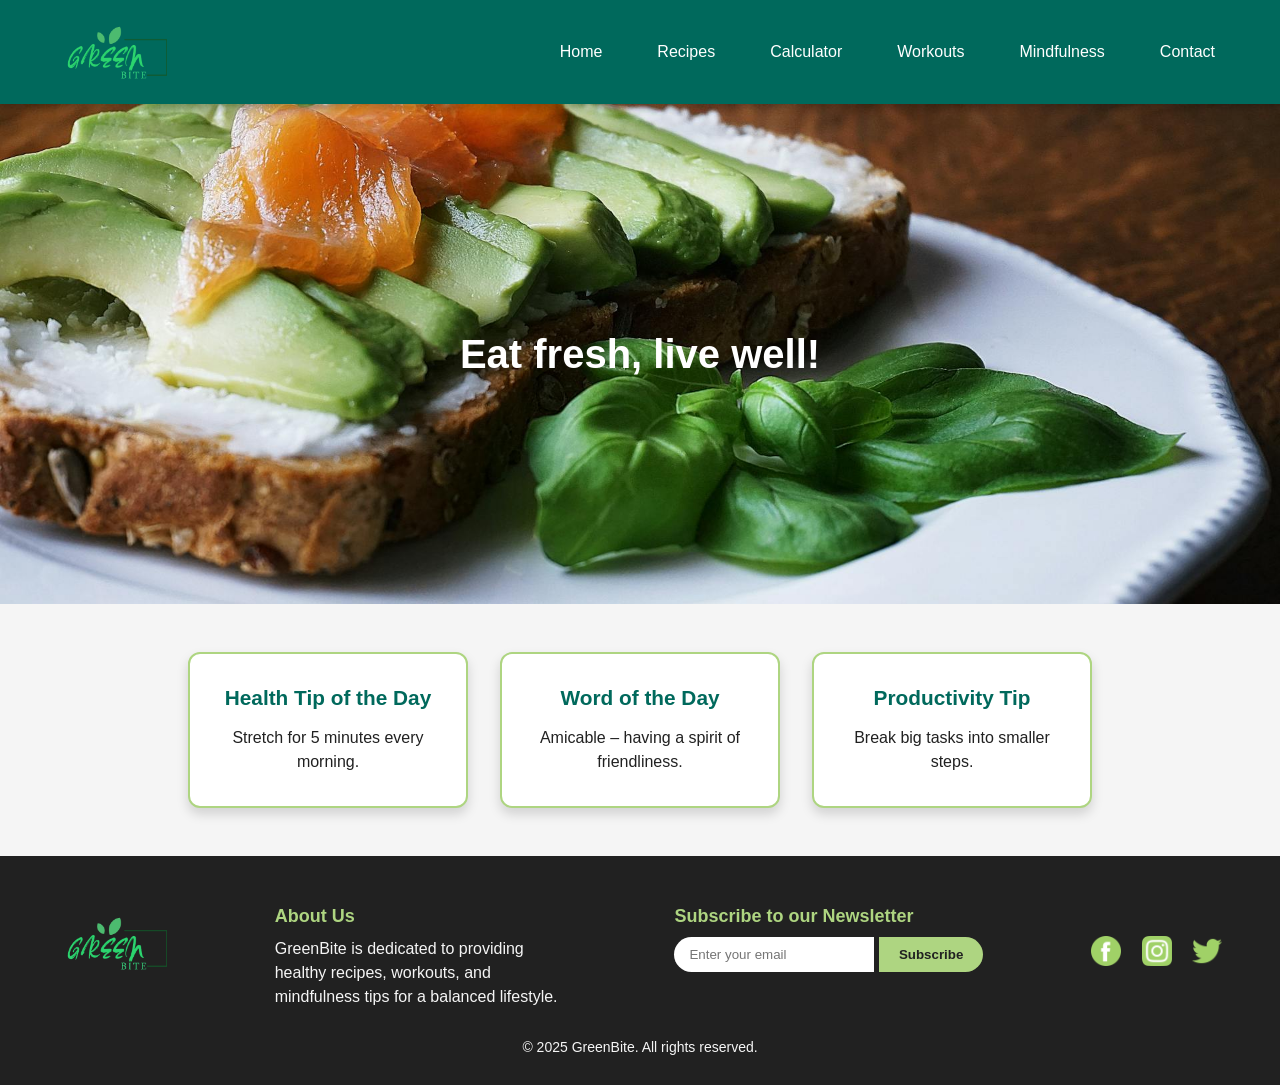
<file: index.html>
<!DOCTYPE html>
<html lang="en">

<head>
    <meta charset="UTF-8">
    <meta name="viewport" content="width=device-width, initial-scale=1.0">
    <title>GreenBite/Home</title>
    <link rel="stylesheet" href="css/styles.css">
    <link rel="stylesheet" href="css/home.css">
    <link rel="shortcut icon" href="favicon/favicon.ico"image/x-icon">
</head>

<body>
    <header>
        <div class="logo">
            <img src="assets/icons/logo5.png" alt="GreenBite Logo">
        </div>

        <div class="hamburger">
            <div></div>
            <div></div>
            <div></div>
        </div>

        <nav class="navbar">
            <ul class="nav-links">
                <li><a href="index.html">Home</a></li>
                <li><a href="recipes.html">Recipes</a></li>
                <li><a href="calculator.html">Calculator</a></li>
                <li><a href="workout.html">Workouts</a></li>
                <li><a href="mindfulness.html">Mindfulness</a></li>
                <li><a href="contact.html">Contact</a></li>
            </ul>
        </nav>
    </header>

    <!-- HERO SECTION -->
    <section class="hero">
        <div class="hero-overlay">
            <h1 id="heroQuote">Welcome to GreenBite!</h1>
        </div>
    </section>

    <main>
        <section class="daily-tips">
            <div class="tip-card">
                <h2>Health Tip of the Day</h2>
                <p id="healthTip"></p>
            </div>
            <div class="tip-card">
                <h2>Word of the Day</h2>
                <p id="wordOfTheDay"></p>
            </div>
            <div class="tip-card">
                <h2>Productivity Tip</h2>
                <p id="productivityTip"></p>
            </div>
        </section>
    </main>

    <footer>
        <div class="footer-container">
            <div class="footer-logo">
                <img src="assets/icons/logo5.png" alt="GreenBite Logo">
            </div>

            <div class="footer-about">
                <h3>About Us</h3>
                <p>GreenBite is dedicated to providing healthy recipes, workouts, and mindfulness tips for a balanced lifestyle.</p>
            </div>

            <div class="footer-newsletter">
                <h3>Subscribe to our Newsletter</h3>
                <input type="email" id="newsletterEmail" placeholder="Enter your email">
                <button id="subscribeBtn">Subscribe</button>
            </div>

            <div class="footer-socials">
                <a href="#"><img src="assets/icons/facebook.png" alt="Facebook"></a>
                <a href="#"><img src="assets/icons/instagram.png" alt="Instagram"></a>
                <a href="#"><img src="assets/icons/twitter.png" alt="Twitter"></a>
            </div>
        </div>

        <p class="footer-copy">© 2025 GreenBite. All rights reserved.</p>
    </footer>

    <script src="js/scripts.js"></script>
    <script src="js/home.js"></script>
</body>

</html>
</file>
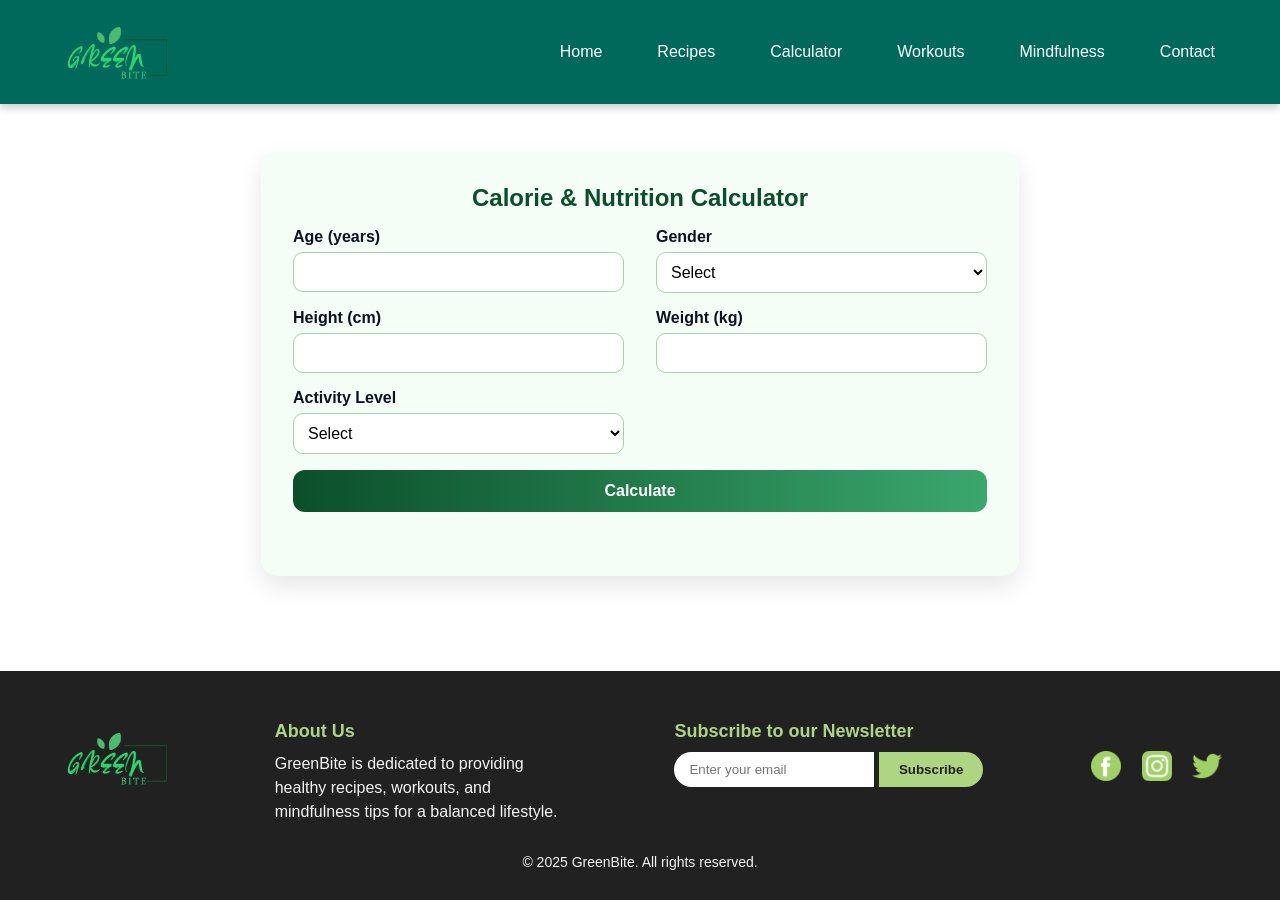
<file: calculator.html>
<!DOCTYPE html>
<html lang="en">
<head>
    <meta charset="UTF-8">
    <meta name="viewport" content="width=device-width, initial-scale=1.0">
    <title>GreenBite/Calculator</title>

    <link rel="stylesheet" href="css/styles.css"> 
    <link rel="stylesheet" href="css/calculator.css">
    <link rel="shortcut icon" href="favicon/favicon.ico"image/x-icon">

</head>
<body>
     
   <header>
        <div class="logo">
            <img src="assets/icons/logo5.png" alt="GreenBite Logo">

        </div>
        <div class="hamburger">
            <div></div>
            <div></div>
            <div></div>
        </div>
        <div class="navbar">
            <ul class="nav-links">
                <li><a href="index.html">Home</a></li>
                <li><a href="recipes.html">Recipes</a></li>
                <li><a href="calculator.html">Calculator</a></li>
                <li><a href="workout.html">Workouts</a></li>
                <li><a href="mindfulness.html">Mindfulness</a></li>
                <li><a href="contact.html">Contact</a></li>
            </ul>
        </div>
    </header> 
   <main class="calculator-page">
    <section class="calculator-container">
        <h1>Calorie & Nutrition Calculator</h1>
        
        <!-- Calculator Form -->
        <form id="calcForm" class="calc-form">
            <div class="form-group">
                <label for="age">Age (years)</label>
                <input type="number" id="age" required min="10" max="100">
            </div>
            <div class="form-group">
                <label for="gender">Gender</label>
                <select id="gender" required>
                    <option value="">Select</option>
                    <option value="male">Male</option>
                    <option value="female">Female</option>
                </select>
            </div>
            <div class="form-group">
                <label for="height">Height (cm)</label>
                <input type="number" id="height" required min="50" max="250">
            </div>
            <div class="form-group">
                <label for="weight">Weight (kg)</label>
                <input type="number" id="weight" required min="20" max="200">
            </div>
            <div class="form-group">
                <label for="activity">Activity Level</label>
                <select id="activity" required>
                    <option value="">Select</option>
                    <option value="1.2">Sedentary (little or no exercise)</option>
                    <option value="1.375">Lightly active (1–3 days/week)</option>
                    <option value="1.55">Moderately active (3–5 days/week)</option>
                    <option value="1.725">Very active (6–7 days/week)</option>
                    <option value="1.9">Super active (hard exercise/physical job)</option>
                </select>
            </div>

            <button type="submit" class="btn">Calculate</button>
        </form>

        <!-- Results Section -->
        <section id="results" class="results hidden">
            <h2>Your Results</h2>
            <p><strong>BMR:</strong> <span id="bmrValue">0</span> kcal/day</p>
            <p><strong>TDEE:</strong> <span id="tdeeValue">0</span> kcal/day</p>

            <h3>Macronutrient Breakdown</h3>
            <div class="macro">
                <span>Carbs:</span>
                <div class="progress"><div id="carbBar" class="bar"></div></div>
                <span id="carbValue">0g</span>
            </div>
            <div class="macro">
                <span>Protein:</span>
                <div class="progress"><div id="proteinBar" class="bar"></div></div>
                <span id="proteinValue">0g</span>
            </div>
            <div class="macro">
                <span>Fat:</span>
                <div class="progress"><div id="fatBar" class="bar"></div></div>
                <span id="fatValue">0g</span>
            </div>
        </section>
    </section>
</main>

    <footer>
        <div class="footer-container">

            <!-- Logo -->
            <div class="footer-logo">
                <img src="assets/icons/logo5.png" alt="GreenBite Logo">
            </div>

            <!-- About Us -->
            <div class="footer-about">
                <h3>About Us</h3>
                <p>GreenBite is dedicated to providing healthy recipes, workouts, and mindfulness tips for a balanced
                    lifestyle.</p>
            </div>

            <!-- Newsletter Subscription -->
            <div class="footer-newsletter">
                <h3>Subscribe to our Newsletter</h3>
                <input type="email" id="newsletterEmail" placeholder="Enter your email">
                <button id="subscribeBtn">Subscribe</button>
                <p id="subscribeMessage"></p>
            </div>

            <!-- Social Media -->
            <div class="footer-socials">
                <a href="#"><img src="assets/icons/facebook.png" alt="Facebook"></a>
                <a href="#"><img src="assets/icons/instagram.png" alt="Instagram"></a>
                <a href="#"><img src="assets/icons/twitter.png" alt="Twitter"></a>
            </div>

        </div>

        <p class="footer-copy">© 2025 GreenBite. All rights reserved.</p>
    </footer>


    <script src="js/scripts.js"></script>
    <script src="js/calculator.js"></script>
</body>
</html>
</file>
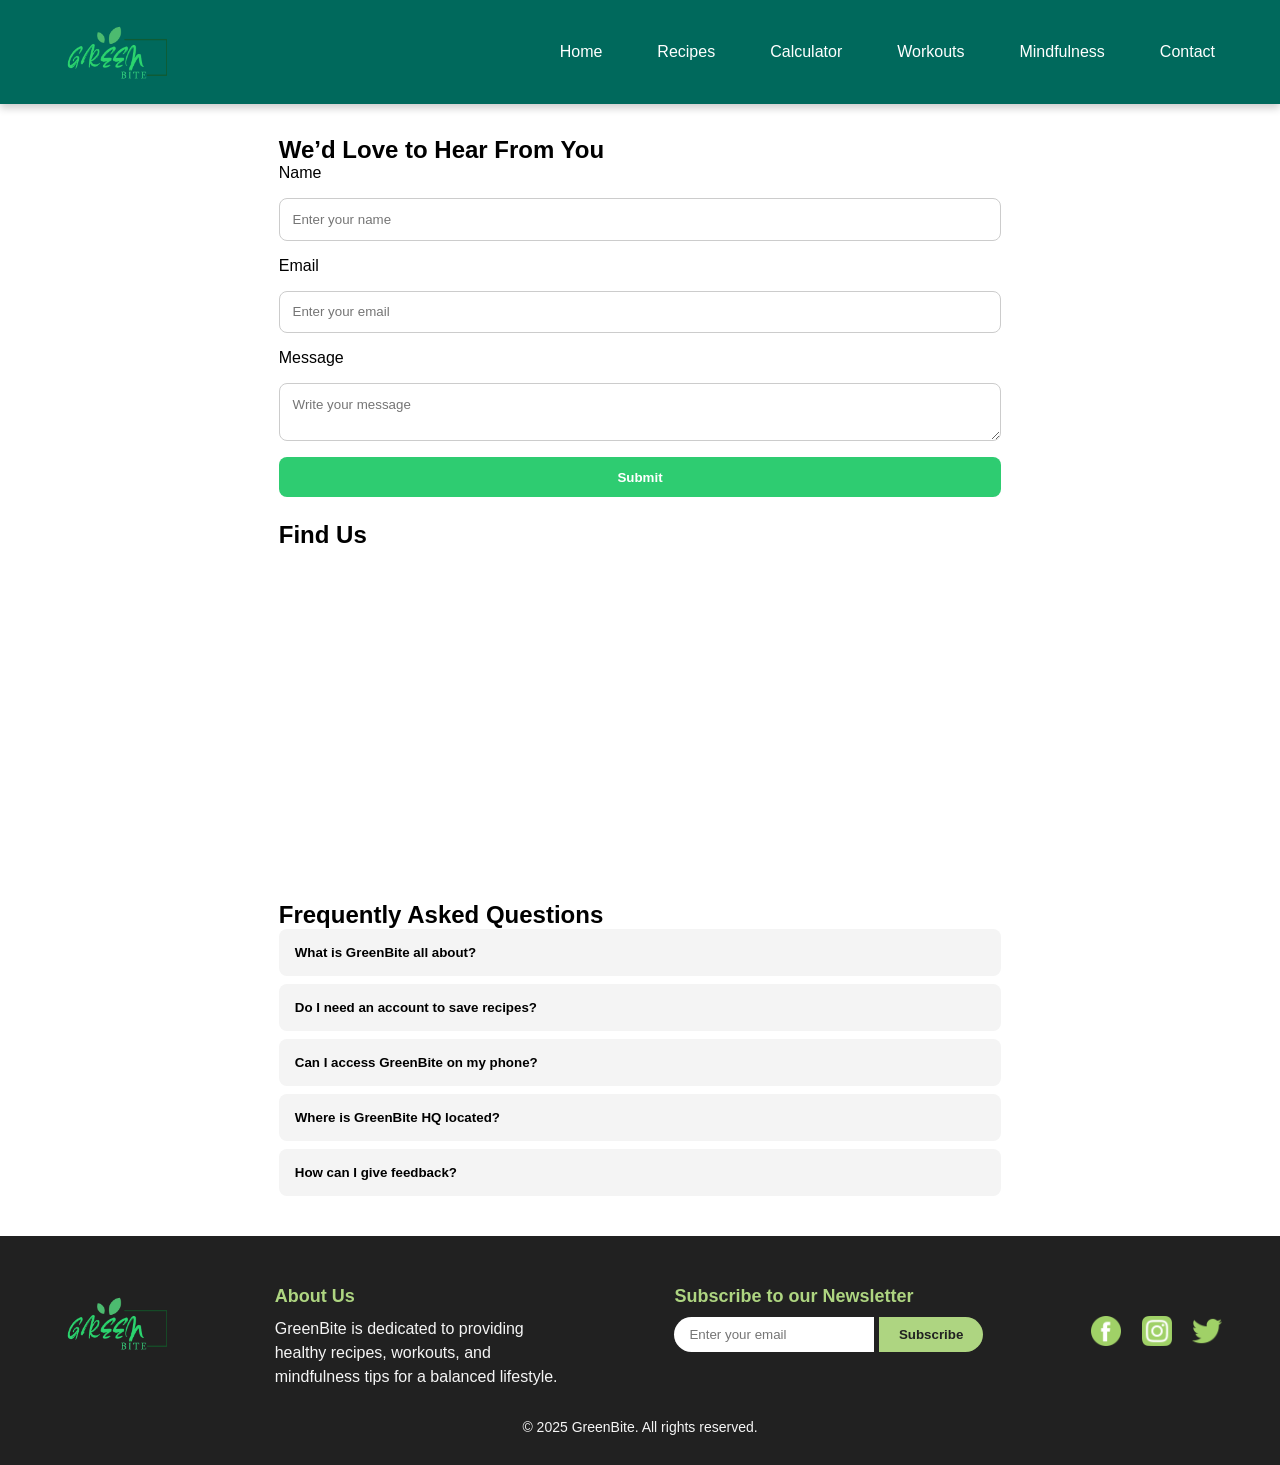
<file: contact.html>
<!DOCTYPE html>
<html lang="en">

<head>
    <meta charset="UTF-8">
    <meta name="viewport" content="width=device-width, initial-scale=1.0">
    <title>GreenBite/Contact</title>


    <link rel="stylesheet" href="css/styles.css">
    <link rel="stylesheet" href="css/contact.css">
    <link rel="shortcut icon" href="favicon/favicon.ico"image/x-icon">

</head>

<body>
    <header>
        <div class="logo">
            <img src="assets/icons/logo5.png" alt="GreenBite Logo">

        </div>
        <div class="hamburger">
            <div></div>
            <div></div>
            <div></div>
        </div>
        <div class="navbar">
            <ul class="nav-links">
                <li><a href="index.html">Home</a></li>
                <li><a href="recipes.html">Recipes</a></li>
                <li><a href="calculator.html">Calculator</a></li>
                <li><a href="workout.html">Workouts</a></li>
                <li><a href="mindfulness.html">Mindfulness</a></li>
                <li><a href="contact.html">Contact</a></li>
            </ul>
        </div>
    </header>
     <main class="contact-page">
         <!-- Contact Form -->
    <section class="contact-form-section">
      <h2>We’d Love to Hear From You</h2>
      <form id="contactForm">
        <label for="name">Name</label>
        <input type="text" id="name" placeholder="Enter your name" required>

        <label for="email">Email</label>
        <input type="email" id="email" placeholder="Enter your email" required>

        <label for="message">Message</label>
        <textarea id="message" placeholder="Write your message" required></textarea>

        <button type="submit">Submit</button>
        <p id="formMsg" class="success-msg"></p>
      </form>
    </section>

    <!-- Map -->
    <section class="map-section">
      <h2>Find Us</h2>
      <iframe
        src="https://www.google.com/maps/embed?pb=!1m18!1m12!1m3!1d126743.26285936076!2d79.81265194999999!3d6.9270786!2m3!1f0!2f0!3f0!3m2!1i1024!2i768!4f13.1!3m3!1m2!1s0x3ae259594b12a4c7%3A0x7d1c8bbf5a71f2db!2sColombo!5e0!3m2!1sen!2slk!4v1694597491704!5m2!1sen!2slk"
        width="100%" height="300" style="border:0;" allowfullscreen loading="lazy">
      </iframe>
    </section>

    <!-- FAQ Accordion -->
    <section class="faq-section">
      <h2>Frequently Asked Questions</h2>

      <div class="faq">
        <button class="faq-question">What is GreenBite all about?</button>
        <div class="faq-answer"><p>GreenBite promotes healthy living with recipes, workouts, and wellness tips tailored for everyone.</p></div>
      </div>

      <div class="faq">
        <button class="faq-question">Do I need an account to save recipes?</button>
        <div class="faq-answer"><p>No, you can save recipes directly using localStorage without creating an account.</p></div>
      </div>

      <div class="faq">
        <button class="faq-question">Can I access GreenBite on my phone?</button>
        <div class="faq-answer"><p>Yes! GreenBite is fully responsive and also works as a PWA, so you can install it like an app.</p></div>
      </div>

      <div class="faq">
        <button class="faq-question">Where is GreenBite HQ located?</button>
        <div class="faq-answer"><p>Our headquarters are in Colombo, Sri Lanka.</p></div>
      </div>

      <div class="faq">
        <button class="faq-question">How can I give feedback?</button>
        <div class="faq-answer"><p>You can use the contact form above — your feedback will be saved and we’ll respond soon!</p></div>
      </div>
    </section>
    </main>

    <footer>
        <div class="footer-container">

            <!-- Logo -->
            <div class="footer-logo">
                <img src="assets/icons/logo5.png" alt="GreenBite Logo">
            </div>

            <!-- About Us -->
            <div class="footer-about">
                <h3>About Us</h3>
                <p>GreenBite is dedicated to providing healthy recipes, workouts, and mindfulness tips for a balanced
                    lifestyle.</p>
            </div>

            <!-- Newsletter Subscription -->
            <div class="footer-newsletter">
                <h3>Subscribe to our Newsletter</h3>
                <input type="email" id="newsletterEmail" placeholder="Enter your email">
                <button id="subscribeBtn">Subscribe</button>
                <p id="subscribeMessage"></p>
            </div>

            <!-- Social Media -->
            <div class="footer-socials">
                <a href="#"><img src="assets/icons/facebook.png" alt="Facebook"></a>
                <a href="#"><img src="assets/icons/instagram.png" alt="Instagram"></a>
                <a href="#"><img src="assets/icons/twitter.png" alt="Twitter"></a>
            </div>

        </div>

        <p class="footer-copy">© 2025 GreenBite. All rights reserved.</p>
    </footer>
    <script src="js/scripts.js"></script>
    <script src="js/contact.js"></script>
</body>

</html>
</file>
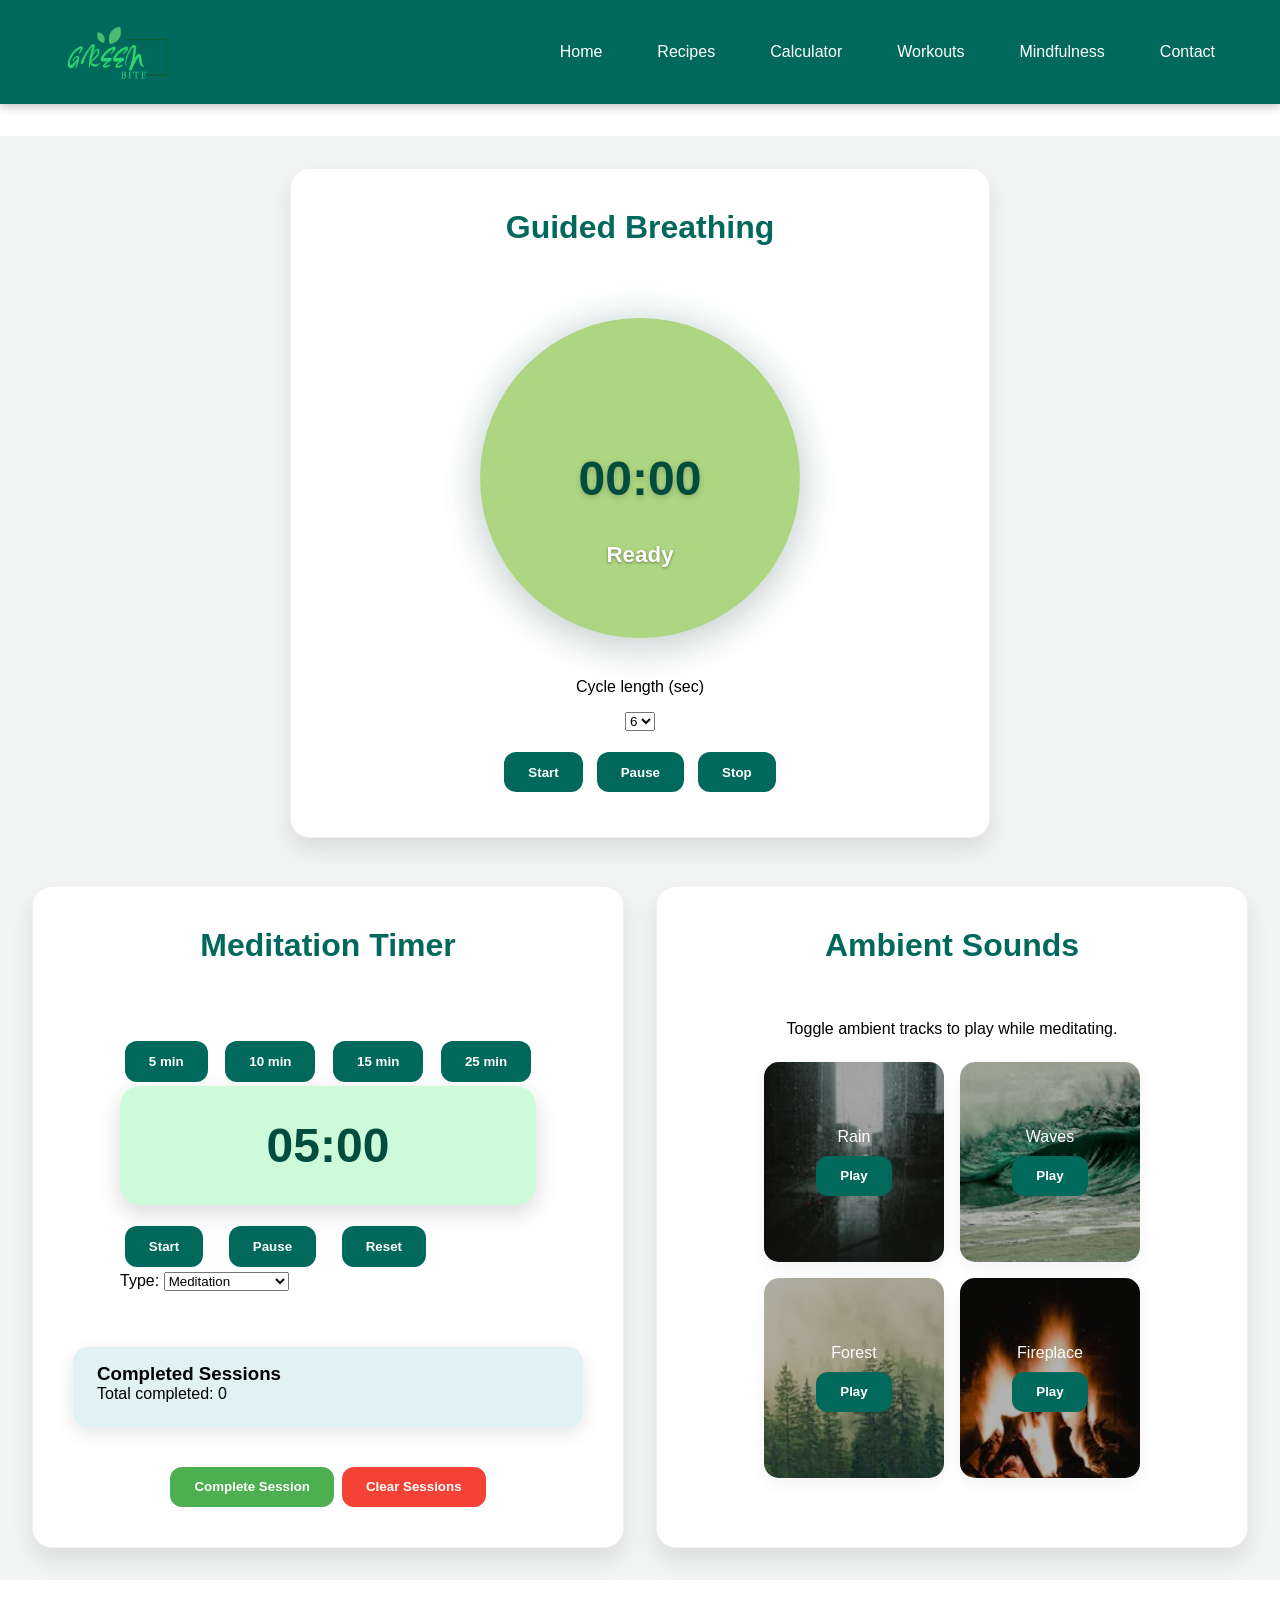
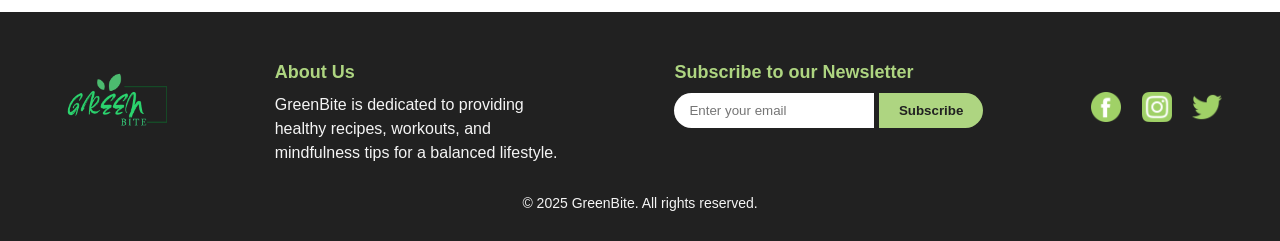
<file: mindfulness.html>
<!DOCTYPE html>
<html lang="en">

<head>
    <meta charset="UTF-8">
    <meta name="viewport" content="width=device-width, initial-scale=1.0">
    <title>GreenBite/Mindfulness</title>


    <link rel="stylesheet" href="css/styles.css">
    <link rel="stylesheet" href="css/mindfulness.css">
    <link rel="shortcut icon" href="favicon/favicon.ico"image/x-icon">

</head>

<body>

    <header>
        <div class="logo">
            <img src="assets/icons/logo5.png" alt="GreenBite Logo">

        </div>
        <div class="hamburger">
            <div></div>
            <div></div>
            <div></div>
        </div>
        <div class="navbar">
            <ul class="nav-links">
                <li><a href="index.html">Home</a></li>
                <li><a href="recipes.html">Recipes</a></li>
                <li><a href="calculator.html">Calculator</a></li>
                <li><a href="workout.html">Workouts</a></li>
                <li><a href="mindfulness.html">Mindfulness</a></li>
                <li><a href="contact.html">Contact</a></li>
            </ul>
        </div>
    </header>

    <main class="mindfulness-page">
        <!-- Breathing Section -->
        <section class="breathing-section card">
            <h2>Guided Breathing</h2>
            <div id="breathCircle" class="breath-circle">
                <span id="breathTimer" class="breath-timer">00:00</span>
                <span id="breathLabel" class="breath-label">Ready</span>
            </div>
            <div class="breath-controls">
                <label for="cycleLength">Cycle length (sec)</label>
                <select id="cycleLength">
                    <option value="4">4</option>
                    <option value="6" selected>6</option>
                    <option value="8">8</option>
                </select>

                <div class="breath-buttons">
                    <button id="startBreath">Start</button>
                    <button id="pauseBreath">Pause</button>
                    <button id="stopBreath">Stop</button>
                </div>

            </div>
            


        </section>
        <div class="lower-sections">
            <!-- Timer Section -->
            <section class="timer-section card">
                <h2>Meditation Timer</h2>

                <div class="timer-controls">
                    <div class="preset-buttons">
                        <button class="preset" data-min="5">5 min</button>
                        <button class="preset" data-min="10">10 min</button>
                        <button class="preset" data-min="15">15 min</button>
                        <button class="preset" data-min="25">25 min</button>
                    </div>

                    <div class="timer-display" aria-live="polite" id="timer-display">
                        <span id="minutes">05</span>:<span id="seconds">00</span>
                    </div>

                    <div class="timer-buttons">
                        <button id="startTimer">Start</button>
                        <button id="pauseTimer">Pause</button>
                        <button id="resetTimer">Reset</button>
                    </div>

                    <div class="session-type">
                        <label>Type:</label>
                        <select id="sessionType">
                            <option value="meditation">Meditation</option>
                            <option value="pomodoro">Pomodoro (work)</option>
                        </select>
                    </div>
                </div>

                <div class="session-stats">
                    <h3>Completed Sessions</h3>
                    <p>Total completed: <span id="totalCompleted">0</span></p>
                    <ul id="sessionList" class="session-list"></ul>
                </div>
                <div class="session-buttons">
                    <button id="completeSession">Complete Session</button>
                    <button id="clearSessions">Clear Sessions</button>
                </div>
            </section>

            <!-- Ambient Sounds -->
            <section class="sound-section card">
                <h2>Ambient Sounds</h2>
                <p>Toggle ambient tracks to play while meditating.</p>

                <div class="sound-controls">
                    <div class="sound-card" style="background-image: url('assets/images/rain.jpg');">
                        <p>Rain</p>
                        <button class="sound-toggle" data-sound="rain">Play</button>
                    </div>

                    <div class="sound-card" style="background-image: url('assets/images/waves.jpg');">
                        <p>Waves</p>
                        <button class="sound-toggle" data-sound="waves">Play</button>
                    </div>

                    <div class="sound-card" style="background-image: url('assets/images/forest.jpg');">
                        <p>Forest</p>
                        <button class="sound-toggle" data-sound="forest">Play</button>
                    </div>

                    <div class="sound-card" style="background-image: url('assets/images/fireplace.jpg');">
                        <p>Fireplace</p>
                        <button class="sound-toggle" data-sound="fireplace">Play</button>
                    </div>


                </div>

                <!-- Audio elements -->
                <audio id="audio-rain" loop preload="auto" src="assets/sounds/rain.mp3"></audio>
                <audio id="audio-waves" loop preload="auto" src="assets/sounds/waves.mp3"></audio>
                <audio id="audio-forest" loop preload="auto" src="assets/sounds/forest.mp3"></audio>
                <audio id="audio-fireplace" loop preload="auto" src="assets/sounds/fireplace.mp3"></audio>
            </section>


        </div>
    </main>
    <footer>
        <div class="footer-container">

            <!-- Logo -->
            <div class="footer-logo">
                <img src="assets/icons/logo5.png" alt="GreenBite Logo">
            </div>

            <!-- About Us -->
            <div class="footer-about">
                <h3>About Us</h3>
                <p>GreenBite is dedicated to providing healthy recipes, workouts, and mindfulness tips for a balanced
                    lifestyle.</p>
            </div>

            <!-- Newsletter Subscription -->
            <div class="footer-newsletter">
                <h3>Subscribe to our Newsletter</h3>
                <input type="email" id="newsletterEmail" placeholder="Enter your email">
                <button id="subscribeBtn">Subscribe</button>
                <p id="subscribeMessage"></p>
            </div>

            <!-- Social Media -->
            <div class="footer-socials">
                <a href="#"><img src="assets/icons/facebook.png" alt="Facebook"></a>
                <a href="#"><img src="assets/icons/instagram.png" alt="Instagram"></a>
                <a href="#"><img src="assets/icons/twitter.png" alt="Twitter"></a>
            </div>

        </div>

        <p class="footer-copy">© 2025 GreenBite. All rights reserved.</p>
    </footer>



    <script src="js/scripts.js"></script>
    <script src="js/mindfulness.js"></script>
</body>

</html>
</file>
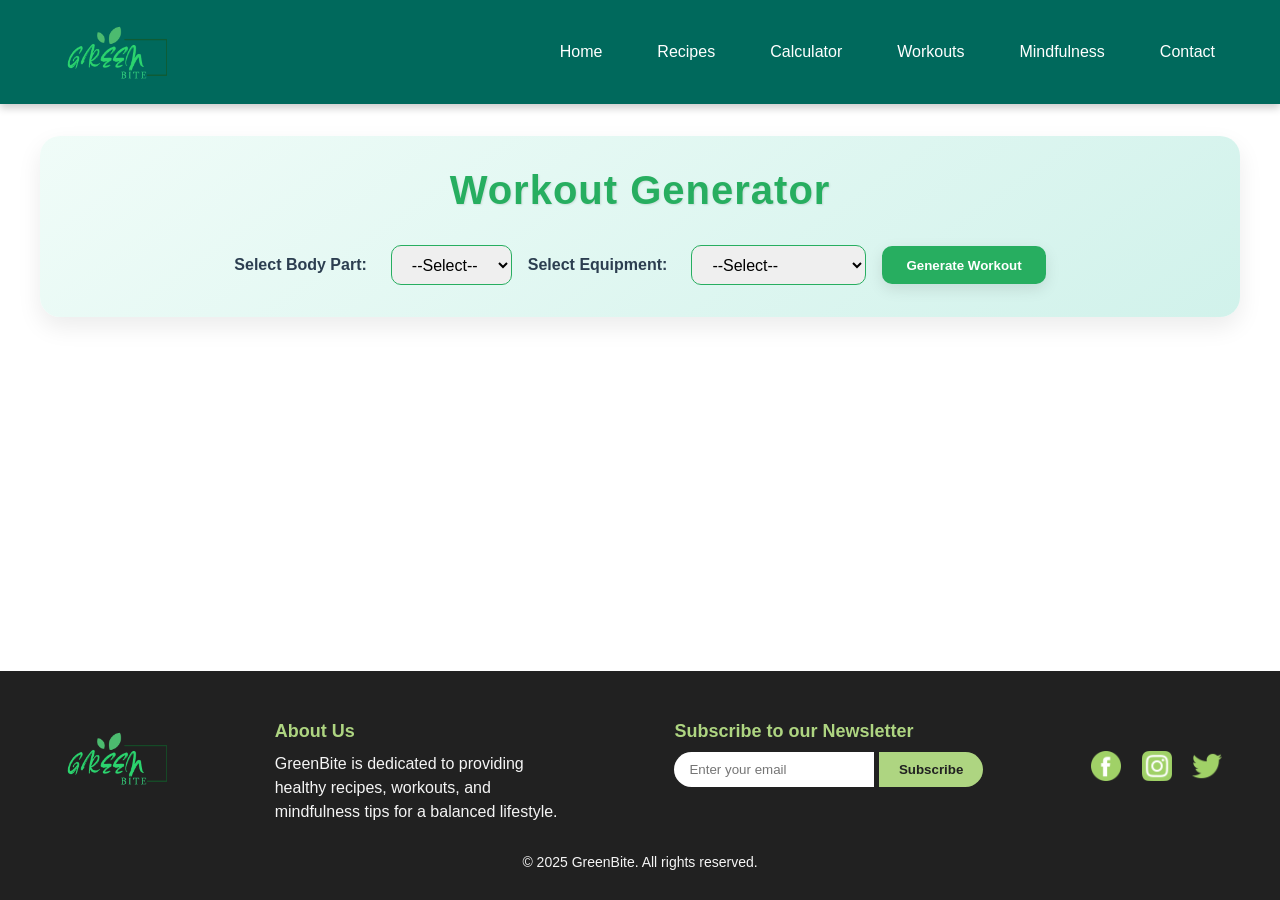
<file: workout.html>
<!DOCTYPE html>
<html lang="en">

<head>
    <meta charset="UTF-8">
    <meta name="viewport" content="width=device-width, initial-scale=1.0">
    <title>GreenBite/Workouts</title>

    <link rel="stylesheet" href="css/styles.css">
    <link rel="stylesheet" href="css/workout.css">
    <link rel="shortcut icon" href="favicon/favicon.ico"image/x-icon">

</head>

<body>

    <header>
        <div class="logo">
            <img src="assets/icons/logo5.png" alt="GreenBite Logo">

        </div>
        <div class="hamburger">
            <div></div>
            <div></div>
            <div></div>
        </div>
        <div class="navbar">
            <ul class="nav-links">
                <li><a href="index.html">Home</a></li>
                <li><a href="recipes.html">Recipes</a></li>
                <li><a href="calculator.html">Calculator</a></li>
                <li><a href="workout.html">Workouts</a></li>
                <li><a href="mindfulness.html">Mindfulness</a></li>
                <li><a href="contact.html">Contact</a></li>
            </ul>
        </div>
    </header>
   <main>
        <section class="workout-section">
            <h1>Workout Generator</h1>

            <form id="workoutForm" class="workout-form">
                <label for="bodyPart">Select Body Part:</label>
                <select id="bodyPart" required>
                    <option value="">--Select--</option>
                    <option value="arms">Arms</option>
                    <option value="legs">Legs</option>
                    <option value="back">Back</option>
                    <option value="full-body">Full Body</option>
                </select>

                <label for="equipment">Select Equipment:</label>
                <select id="equipment" required>
                    <option value="">--Select--</option>
                    <option value="none">None</option>
                    <option value="dumbbells">Dumbbells</option>
                    <option value="resistance-band">Resistance Band</option>
                </select>

                <button type="submit" class="btn">Generate Workout</button>
            </form>

            <div id="workoutResults" class="workout-results hidden">
                <h2>Your Workout Plan</h2>
                <div id="exercisesList" class="exercises-list"></div>

                <div class="workout-controls">
                    <button id="startWorkout" class="btn">Start</button>
                    <button id="endWorkout" class="btn">End</button>
                </div>
            </div>
        </section>
    </main>

    <footer>
        <div class="footer-container">

            <!-- Logo -->
            <div class="footer-logo">
                <img src="assets/icons/logo5.png" alt="GreenBite Logo">
            </div>

            <!-- About Us -->
            <div class="footer-about">
                <h3>About Us</h3>
                <p>GreenBite is dedicated to providing healthy recipes, workouts, and mindfulness tips for a balanced
                    lifestyle.</p>
            </div>

            <!-- Newsletter Subscription -->
            <div class="footer-newsletter">
                <h3>Subscribe to our Newsletter</h3>
                <input type="email" id="newsletterEmail" placeholder="Enter your email">
                <button id="subscribeBtn">Subscribe</button>
                <p id="subscribeMessage"></p>
            </div>

            <!-- Social Media -->
            <div class="footer-socials">
                <a href="#"><img src="assets/icons/facebook.png" alt="Facebook"></a>
                <a href="#"><img src="assets/icons/instagram.png" alt="Instagram"></a>
                <a href="#"><img src="assets/icons/twitter.png" alt="Twitter"></a>
            </div>

        </div>

        <p class="footer-copy">© 2025 GreenBite. All rights reserved.</p>
    </footer>



    <script src="js/scripts.js"></script>
    <script src="js/workout.js"></script>
</body>

</html>
</file>
<file: css/styles.css>
/* =========================
   PAGE LAYOUT FIX
========================= */
html,
body {
    height: 100%;
    display: flex;
  flex-direction: column;
  min-height: 100vh; /* makes body at least full screen */
  margin: 0;
}


body {
    display: flex;
    flex-direction: column;
    min-height: 100vh;
    /* full viewport height */
}

main {
    flex: 1;
    /* grows to fill space between header and footer */
}

/* =========================
   GLOBAL STYLES
========================= */
* {
    margin: 0;
    padding: 0;
    box-sizing: border-box;
    font-family: 'Arial', sans-serif;
}

/* =========================
   HEADER STYLES
========================= */
header {
    display: flex;
    align-items: center;
    justify-content: space-between;
    background-color: #00695C;
    /* dark green */
    padding: 15px 50px;
    box-shadow: 0 4px 8px rgba(0, 0, 0, 0.2);
    position: sticky;
    top: 0;
    z-index: 1000;
}

/* Logo */
.logo img {
    height: 70px;
    width: auto;
}

/* Navbar */
.navbar {
    display: flex;
    align-items: center;
}

.nav-links {
    list-style: none;
    display: flex;
    gap: 25px;
}

.nav-links li a {
    color: #FFFFFF;
    text-decoration: none;
    font-size: 16px;
    padding: 8px 15px;
    border-radius: 8px;
    transition: all 0.3s ease;
}

.nav-links li a:hover {
    background-color: #AED581;
    color: #212121;
    transform: scale(1.05);
}

/* Hamburger menu icon (mobile) */
.hamburger {
    display: none;
    flex-direction: column;
    cursor: pointer;
    gap: 5px;
}

.hamburger div {
    width: 25px;
    height: 3px;
    background-color: #FFFFFF;
    transition: all 0.3s ease;
}

/* Toggle animation */
.hamburger.active div:nth-child(1) {
    transform: rotate(45deg) translate(5px, 5px);
}

.hamburger.active div:nth-child(2) {
    opacity: 0;
}

.hamburger.active div:nth-child(3) {
    transform: rotate(-45deg) translate(6px, -6px);
}
/* DESKTOP VIEW */
.nav-links {
    list-style: none;
    display: flex; /* shown by default on desktop */
    gap: 25px;
}

/* MOBILE VIEW */
@media (max-width: 900px) {
    .nav-links {
        display: none; /* hidden by default on mobile */
        flex-direction: column;
        gap: 15px;
        width: 100%;
    }

    .nav-links.active {
        display: flex; /* show when hamburger clicked */
    }

    .hamburger {
        display: flex; /* show hamburger on mobile */
        flex-direction: column;
        cursor: pointer;
        gap: 5px;
    }
}


/* =========================
   FOOTER STYLES
========================= */
footer {
    background-color: #212121;
    color: #F5F5F5;
    padding: 50px 50px 30px 50px;
}

.footer-container {
    display: flex;
    flex-wrap: wrap;
    justify-content: space-between;
    align-items: flex-start;
    gap: 30px;
    max-width: 1200px;
    margin: 0 auto;
}

/* Footer logo */
.footer-logo img {
    height: 70px;
    width: auto;
}

/* About Us section */
.footer-about h3,
.footer-newsletter h3 {
    color: #AED581;
    margin-bottom: 10px;
    font-size: 18px;
}

.footer-about p {
    max-width: 300px;
    line-height: 1.5;
}

/* Newsletter subscription */
.footer-newsletter input {
    padding: 10px 15px;
    border-radius: 25px 0 0 25px;
    border: none;
    outline: none;
    width: 200px;
    max-width: 100%;
}

.footer-newsletter button {
    padding: 10px 20px;
    border: none;
    background-color: #AED581;
    color: #212121;
    border-radius: 0 25px 25px 0;
    cursor: pointer;
    font-weight: bold;
    transition: background 0.3s ease;
}

.footer-newsletter button:hover {
    background-color: #004D40;
}

#subscribeMessage {
    margin-top: 5px;
    font-size: 14px;
}

/* Social Media Icons */
.footer-socials a img {
    width: 30px;
    height: auto;
    margin: 30px 8px;
    transition: transform 0.3s ease;
}

.footer-socials a img:hover {
    transform: scale(1.1);
}

/* Footer copyright */
.footer-copy {
    margin-top: 30px;
    font-size: 14px;
    text-align: center;
    color: #F5F5F5;
}

/* =========================
   RESPONSIVE STYLES
========================= */
@media (max-width: 900px) {

    /* Header adjustments */
    header {
        flex-direction: column;
        align-items: flex-start;
        padding: 20px;
    }

    .search-container {
        width: 100%;
        margin: 15px 0;
    }

    .nav-links {
        flex-direction: column;
        gap: 15px;
        display: none;
        /* hidden by default, toggle with JS */
        width: 100%;
    }

    .nav-links.active {
        display: flex;
    }

    .hamburger {
        display: flex;
    }

    /* Footer adjustments */
    .footer-container {
        flex-direction: column;
        align-items: center;
        gap: 20px;
    }

    .footer-about p,
    .footer-newsletter input {
        max-width: 100%;
        text-align: center;
    }

    .footer-newsletter {
        display: flex;
        flex-direction: column;
        align-items: center;
    }

    .footer-newsletter input,
    .footer-newsletter button {
        width: 100%;
        margin: 5px 0;
        border-radius: 25px;
    }

    .footer-socials a img {
        margin: 10px 5px;
    }
}
/* Toast notification */
#toast-container {
  position: fixed;
  top: 20px;
  left: 50%;
  transform: translateX(-50%);
  z-index: 2000;
}

.toast {
  background-color: #AED581;
  color: #212121;
  padding: 15px 25px;
  border-radius: 8px;
  box-shadow: 0 4px 8px rgba(0,0,0,0.2);
  margin-bottom: 10px;
  display: flex;
  align-items: center;
  justify-content: space-between;
  min-width: 250px;
}

.toast button {
  background: none;
  border: none;
  font-weight: bold;
  cursor: pointer;
  margin-left: 15px;
  color: #212121;
}
</file>
<file: css/home.css>
.hero {
  width: 100%;
  height: 100%;
  min-height: 500px;
  display: flex;
  align-items: center;
  justify-content: center;
  color: #FFFFFF;
  background-size: cover;
  background-position: center;
  background-repeat: no-repeat;
}

.hero-overlay {
  text-align: center;
  max-width: 800px;
  padding: 20px;
}

.hero-overlay h1 {
  font-size: 2.5rem;
  font-weight: bold;
}

@media (max-width: 900px) {
  .hero-overlay h1 {
    font-size: 1.8rem;
  }
}

/* DAILY TIPS SECTION */
.daily-tips {
  display: flex;
  justify-content: center;
  gap: 2rem;
  padding: 3rem 2rem;
  background: #F5F5F5;
  flex-wrap: wrap;
}

.tip-card {
  background: #FFFFFF;
  border: 2px solid #AED581;
  color: #212121;
  border-radius: 12px;
  padding: 2rem;
  width: 280px;
  text-align: center;
  box-shadow: 0 6px 12px rgba(0, 0, 0, 0.15);
  transition: transform 0.3s ease, box-shadow 0.3s ease;
}

.tip-card:hover {
  transform: translateY(-6px);
  box-shadow: 0 10px 20px rgba(0, 105, 92, 0.3);
}

.tip-card h2 {
  font-size: 1.3rem;
  margin-bottom: 1rem;
  color: #00695C;
}

.tip-card p {
  font-size: 1rem;
  line-height: 1.5;
  color: #212121;
}
</file>
<file: css/calculator.css>
/* calculator.css - GreenBite Calculator Page */

/* General Page */
.calculator-page {
    max-width: 900px;
    margin: 2rem auto;
    padding: 1rem;
    font-family: 'Arial', sans-serif;
    color: #0b1221; /* dark text */
}

.calculator-container {
    background: #f5fdf7; /* soft greenish background */
    padding: 2rem;
    border-radius: 16px;
    box-shadow: 0 10px 25px rgba(0,0,0,0.1);
}

/* Headings */
.calculator-container h1,
.calculator-container h2,
.calculator-container h3 {
    text-align: center;
    margin-bottom: 1rem;
    color: #0b4f2a; /* dark green */
}

/* Form */
.calc-form {
    display: grid;
    grid-template-columns: 1fr 1fr;
    gap: 1rem 2rem;
    margin-bottom: 2rem;
}

.calc-form .form-group {
    display: flex;
    flex-direction: column;
}

.calc-form label {
    margin-bottom: 6px;
    font-weight: 600;
}

.calc-form input,
.calc-form select {
    padding: 10px;
    border-radius: 10px;
    border: 1px solid #a0d6a4;
    outline: none;
    font-size: 1rem;
    transition: 0.2s;
    background: #ffffff;
}

.calc-form input:focus,
.calc-form select:focus {
    border-color: #0b4f2a;
    box-shadow: 0 4px 15px rgba(11,79,42,0.2);
}

/* Button */
.calc-form .btn {
    grid-column: span 2;
    padding: 12px 0;
    font-size: 1rem;
    font-weight: 600;
    color: #fff;
    background: linear-gradient(90deg, #0b4f2a, #3aa76d);
    border: none;
    border-radius: 12px;
    cursor: pointer;
    transition: transform 0.2s ease, box-shadow 0.2s ease;
}

.calc-form .btn:hover {
    transform: translateY(-2px);
    box-shadow: 0 6px 20px rgba(0,0,0,0.15);
}

/* Results Section */
.results {
    background: #e0f2e9;
    padding: 1.5rem;
    border-radius: 12px;
    box-shadow: 0 8px 20px rgba(0,0,0,0.1);
}

.results.hidden {
    display: none;
}

.results p {
    font-size: 1.1rem;
    margin: 0.5rem 0;
}

/* Macronutrient Bars */
.macro {
    display: grid;
    grid-template-columns: 100px 1fr 50px;
    align-items: center;
    gap: 0.5rem;
    margin: 0.8rem 0;
}

.progress {
    width: 100%;
    height: 18px;
    background: #d3f0db;
    border-radius: 10px;
    overflow: hidden;
}

.bar {
    height: 100%;
    width: 0;
    border-radius: 10px;
    transition: width 1s ease-in-out;
}

/* Color-coded bars */
#carbBar {
    background: linear-gradient(90deg, #7ddc8b, #4caf50);
}
#proteinBar {
    background: linear-gradient(90deg, #42a5f5, #1976d2);
}
#fatBar {
    background: linear-gradient(90deg, #ffb74d, #ff9800);
}

/* Macro text */
.macro span {
    font-weight: 600;
}

/* Responsive */
@media(max-width: 700px) {
    .calc-form {
        grid-template-columns: 1fr;
    }
    .calc-form .btn {
        grid-column: span 1;
    }
    .macro {
        grid-template-columns: 1fr 1fr;
        gap: 0.5rem;
    }
    .macro span:last-child {
        text-align: right;
    }
}
</file>
<file: css/contact.css>
.contact-page {
  max-width: 800px;
  margin: auto;
  padding: 2rem;
  font-family: 'Poppins', sans-serif;
}

/* Form */
.contact-form-section form {
  display: flex;
  flex-direction: column;
  gap: 1rem;
}

.contact-form-section input,
.contact-form-section textarea {
  padding: 0.8rem;
  border: 1px solid #ccc;
  border-radius: 8px;
}

.contact-form-section button {
  padding: 0.8rem;
  border: none;
  border-radius: 8px;
  background: #2ecc71;
  color: #fff;
  font-weight: 600;
  cursor: pointer;
  transition: background 0.3s;
}

.contact-form-section button:hover {
  background: #27ae60;
}

.success-msg {
  color: green;
  font-weight: bold;
  margin-top: 0.5rem;
}

/* FAQ */
.faq-section {
  margin-top: 3rem;
}

.faq-question {
  width: 100%;
  padding: 1rem;
  text-align: left;
  font-weight: 600;
  background: #f4f4f4;
  border: none;
  cursor: pointer;
  border-radius: 8px;
  margin-bottom: 0.5rem;
  transition: background 0.3s;
}

.faq-question:hover {
  background: #eaeaea;
}

.faq-answer {
  max-height: 0;
  overflow: hidden;
  transition: max-height 0.4s ease;
  background: #fff;
  padding: 0 1rem;
  border-left: 3px solid #2ecc71;
}

.faq-answer p {
  margin: 1rem 0;
}
</file>
<file: css/mindfulness.css>
/* Mindfulness Page Styles - GreenBite Palette */

/* Page Layout */
.mindfulness-page {
    max-width: 1400px;
    margin: 2rem auto;
    padding: 2rem;
    display: flex;
    flex-direction: column;
    align-items: center;
    font-family: 'Arial', sans-serif;
    background: #F2F5F3;
    gap: 3rem;
}

/* Card Base */
.card {
    background: #FFFFFF;
    border-radius: 20px;
    padding: 2.5rem;
    width: 100%;
    max-width: 700px;
    box-shadow: 0 12px 25px rgba(0, 0, 0, 0.1);
    border: 1px solid rgba(0, 0, 0, 0.05);
    transition: transform 0.2s ease, box-shadow 0.2s ease;
}

/* Section Titles */
.card h2 {
    color: #00695C;
    font-size: 2rem;
    margin-bottom: 2rem;
    text-align: center;
}

/* Breathing Section */
.breathing-section {
    display: flex;
    flex-direction: column;
    align-items: center;
    gap: 2.5rem;
}

/* Breathing Circle */
.breath-circle {
    width: 320px;
    height: 320px;
    border-radius: 50%;
    background: #AED581;
    display: flex;
    align-items: center;
    justify-content: center;
    box-shadow: 0 0 40px rgba(0, 105, 92, 0.2), 0 15px 40px rgba(0, 0, 0, 0.1);
    transition: transform 1s ease, box-shadow 1s ease;
    position: relative;
}

.breath-circle.inhale {
    transform: scale(1.25);
    transition: transform 1.5s ease-in-out;
}

.breath-circle.exhale {
    transform: scale(0.85);
    transition: transform 1.5s ease-in-out;
}

.breath-timer {
    font-size: 3rem;
    font-weight: 700;
    color: #004D40;
    text-shadow: 0 2px 6px rgba(0, 0, 0, 0.2);
    position: absolute;
    top: 50%;
    left: 50%;
    transform: translate(-50%, -50%);
}

/* Breathing Controls */
.breath-controls {
    display: flex;
    flex-direction: column;
    align-items: center;
    gap: 1rem;
}

.breath-label {
    font-size: 1.4rem;
    font-weight: 600;
    position: absolute;
    top: 70%;
    left: 50%;
    transform: translateX(-50%);
    color: #FFFFFF;
    text-shadow: 0 1px 3px rgba(0, 0, 0, 0.4);
}

/* General Buttons */
.breath-buttons button,
.timer-buttons button,
.preset-buttons .preset,
.sound-toggle,
.session-stats button {
    padding: 0.8rem 1.5rem;
    border-radius: 12px;
    border: none;
    cursor: pointer;
    background: #00695C;
    color: #FFFFFF;
    font-weight: 600;
    margin: 0.3rem;
    transition: transform 0.2s ease, background 0.3s ease;
}

.breath-buttons button:hover,
.timer-buttons button:hover,
.preset-buttons .preset:hover,
.sound-toggle:hover,
.session-stats button:hover {
    transform: scale(1.08);
    background: #AED581;
    color: #004D40;
}

/* Timer Section */
.timer-section {
    display: flex;
    flex-direction: column;
    align-items: center;
    gap: 2rem;
    width: 100%;
}

.timer-display {
    font-size: 3rem;
    font-weight: 800;
    color: #004D40;
    background: #cdfad9;
    padding: 2rem 3rem;
    border-radius: 20px;
    text-align: center;
    min-width: 220px;
    box-shadow: 0 8px 25px rgba(0, 0, 0, 0.15);
}

.timer-buttons {
    display: flex;
    gap: 1rem;
    margin-top: 1rem;
}

.preset-buttons {
    display: flex;
    gap: 0.5rem;
    flex-wrap: wrap;
    justify-content: center;
    margin-top: 0.5rem;
}

/* Session Stats */
.session-stats {
    width: 100%;
    margin-top: 1.5rem;
    background: #E0F2F1;
    padding: 1rem 1.5rem;
    border-radius: 15px;
    box-shadow: 0 6px 20px rgba(0, 0, 0, 0.1);
}

.session-list {
    list-style: none;
    padding-left: 0;
    max-height: 180px;
    overflow-y: auto;
    margin-top: 0.5rem;
}

.session-list li {
    padding: 0.6rem 1rem;
    border-bottom: 1px solid rgba(0, 0, 0, 0.05);
    font-size: 1rem;
    color: #004D40;
}

/* Session Buttons */
/* Session Buttons */
.session-buttons {
    display: flex;
    gap: 0.5rem;
    flex-wrap: wrap;
    justify-content: center;
    margin-top: 0.5rem;
}

#completeSession,
#clearSessions {
    padding: 0.8rem 1.5rem;
    border-radius: 12px;
    border: none;
    cursor: pointer;
    font-weight: 600;
    color: #FFFFFF;
    transition: transform 0.2s ease, background 0.3s ease;
}

/* Green Complete Button */
#completeSession {
    background: #4CAF50;
}

#completeSession:hover {
    background: #81C784;
    color: #004D40;
    transform: scale(1.08);
}

/* Red Clear Button */
#clearSessions {
    background: #F44336;
}

#clearSessions:hover {
    background: #E57373;
    color: #004D40;
    transform: scale(1.08);
}


/* Sound Section */
.sound-section {
    display: flex;
    flex-direction: column;
    align-items: center;
    gap: 1.5rem;
}

.sound-controls {
    display: flex;
    gap: 1rem;
    flex-wrap: wrap;
    justify-content: center;
}

.sound-card {
    background-size: cover;
    background-position: center;
    border-radius: 15px;
    width: 180px;
    height: 200px;
    text-align: center;
    color: #fff;
    position: relative;
    display: flex;
    flex-direction: column;
    justify-content: center;
    align-items: center;
    box-shadow: 0 6px 18px rgba(0, 0, 0, 0.05);
    transition: transform 0.2s ease;
    overflow: hidden;
}

.sound-card::before {
    content: '';
    position: absolute;
    top: 0;
    left: 0;
    width: 100%;
    height: 100%;
    background: rgba(0, 0, 0, 0.3);
    border-radius: 15px;
    z-index: 0;
}

.sound-card p,
.sound-card button {
    position: relative;
    z-index: 1;
    margin: 0.3rem 0;
}

.sound-card.playing {
    animation: pulse 1.2s infinite;
    border: 2px solid #00695C;
}

@keyframes pulse {
    0% {
        transform: scale(1);
    }

    50% {
        transform: scale(1.08);
    }

    100% {
        transform: scale(1);
    }
}

/* Responsive */
@media (max-width: 900px) {
    .mindfulness-page {
        padding: 1rem;
        max-width: 100%;
    }

    .breath-circle {
        width: 280px;
        height: 280px;
    }

    .breath-timer {
        font-size: 2.2rem;
    }

    .card {
        max-width: 95%;
        padding: 2rem;
    }
}

/* Lower Sections - timer + sounds */
.lower-sections {
    display: grid;
    gap: 2rem;
}

@media (min-width: 900px) {
    .lower-sections {
        grid-template-columns: 1fr 1fr;
    }
}
</file>
<file: css/workout.css>
/* workout.css */

/* Main Section */
.workout-section {
    max-width: 1200px;
    margin: 2rem auto;
    padding: 2rem;
    background: linear-gradient(145deg, #f0fcf8, #d1f2eb);
    border-radius: 20px;
    box-shadow: 0 10px 25px rgba(0,0,0,0.08);
    font-family: 'Arial', sans-serif;
    display: flex;
    flex-direction: column;
    gap: 2rem;
    transition: all 0.3s ease-in-out;
}

/* Section Header */
.workout-section h1 {
    text-align: center;
    font-size: 2.5rem;
    color: #27ae60;
    letter-spacing: 1px;
    text-shadow: 1px 1px 2px rgba(0,0,0,0.1);
}

/* Form */
.workout-form {
    display: flex;
    flex-wrap: wrap;
    gap: 1rem;
    justify-content: center;
    align-items: center;
}

.workout-form label {
    font-weight: bold;
    color: #2c3e50;
    margin-right: 0.5rem;
}

.workout-form select {
    padding: 0.6rem 1rem;
    border-radius: 10px;
    border: 1px solid #27ae60;
    font-size: 1rem;
    transition: 0.3s;
}

.workout-form select:focus {
    border-color: #2ecc71;
    outline: none;
    box-shadow: 0 0 8px rgba(46,204,113,0.3);
}

.workout-form .btn {
    padding: 0.7rem 1.5rem;
    background-color: #27ae60;
    color: #fff;
    border: none;
    border-radius: 10px;
    cursor: pointer;
    font-weight: bold;
    transition: 0.3s;
    box-shadow: 0 5px 15px rgba(0,0,0,0.1);
}

.workout-form .btn:hover {
    background-color: #2ecc71;
    transform: translateY(-2px);
    box-shadow: 0 8px 20px rgba(0,0,0,0.15);
}

/* Workout Results */
.workout-results {
    display: flex;
    flex-direction: column;
    gap: 1.5rem;
}

.hidden {
    display: none;
}

.workout-results h2 {
    text-align: center;
    color: #2c3e50;
    font-size: 2rem;
    border-bottom: 2px solid #27ae60;
    padding-bottom: 0.5rem;
    margin-bottom: 1rem;
}

/* Exercises List */
.exercises-list {
    display: flex;
    flex-direction: column;
    gap: 1rem;
}

.exercise {
    display: flex;
    justify-content: space-between;
    align-items: center;
    padding: 1rem;
    background-color: #fff;
    border-radius: 15px;
    box-shadow: 0 5px 15px rgba(0,0,0,0.05);
    transition: transform 0.3s, background-color 0.3s;
}

.exercise:hover {
    transform: translateY(-3px);
    background-color: #e8f8f5;
}

.exercise-name {
    font-weight: bold;
    font-size: 1.2rem;
    color: #2c3e50;
}

/* Timer Container */
.exercise-timer-container {
    display: flex;
    flex-direction: column;
    align-items: flex-end;
    gap: 0.4rem;
    min-width: 100px;
}

.exercise-timer {
    font-weight: bold;
    color: #e74c3c;
    font-size: 1.1rem;
}

/* Countdown Bar */
.countdown-bar {
    width: 120px;
    height: 10px;
    background-color: #bdc3c7;
    border-radius: 5px;
    overflow: hidden;
    position: relative;
}

.progress-bar {
    width: 0%;
    height: 100%;
    background: linear-gradient(90deg, #27ae60, #2ecc71);
    border-radius: 5px;
    transition: width 1s linear;
}

/* Workout Controls */
.workout-controls {
    display: flex;
    gap: 1rem;
    justify-content: center;
    flex-wrap: wrap;
    margin-top: 1rem;
}

.workout-controls .btn {
    padding: 0.7rem 1.5rem;
    background-color: #27ae60;
    color: #fff;
    border: none;
    border-radius: 10px;
    cursor: pointer;
    font-weight: bold;
    transition: 0.3s;
    box-shadow: 0 5px 15px rgba(0,0,0,0.1);
}

.workout-controls .btn:hover {
    background-color: #2ecc71;
    transform: translateY(-2px);
    box-shadow: 0 8px 20px rgba(0,0,0,0.15);
}

/* Highlight Current Exercise */
.exercise.current {
    border: 2px solid #27ae60;
    box-shadow: 0 8px 20px rgba(39,174,96,0.3);
}

/* Responsive */
@media (max-width: 768px) {
    .exercise {
        flex-direction: column;
        align-items: flex-start;
    }

    .exercise-timer-container {
        align-items: flex-start;
    }

    .workout-form {
        flex-direction: column;
        align-items: stretch;
    }

    .workout-form select, .workout-form .btn {
        width: 100%;
    }

    .countdown-bar {
        width: 100%;
    }
}
</file>
